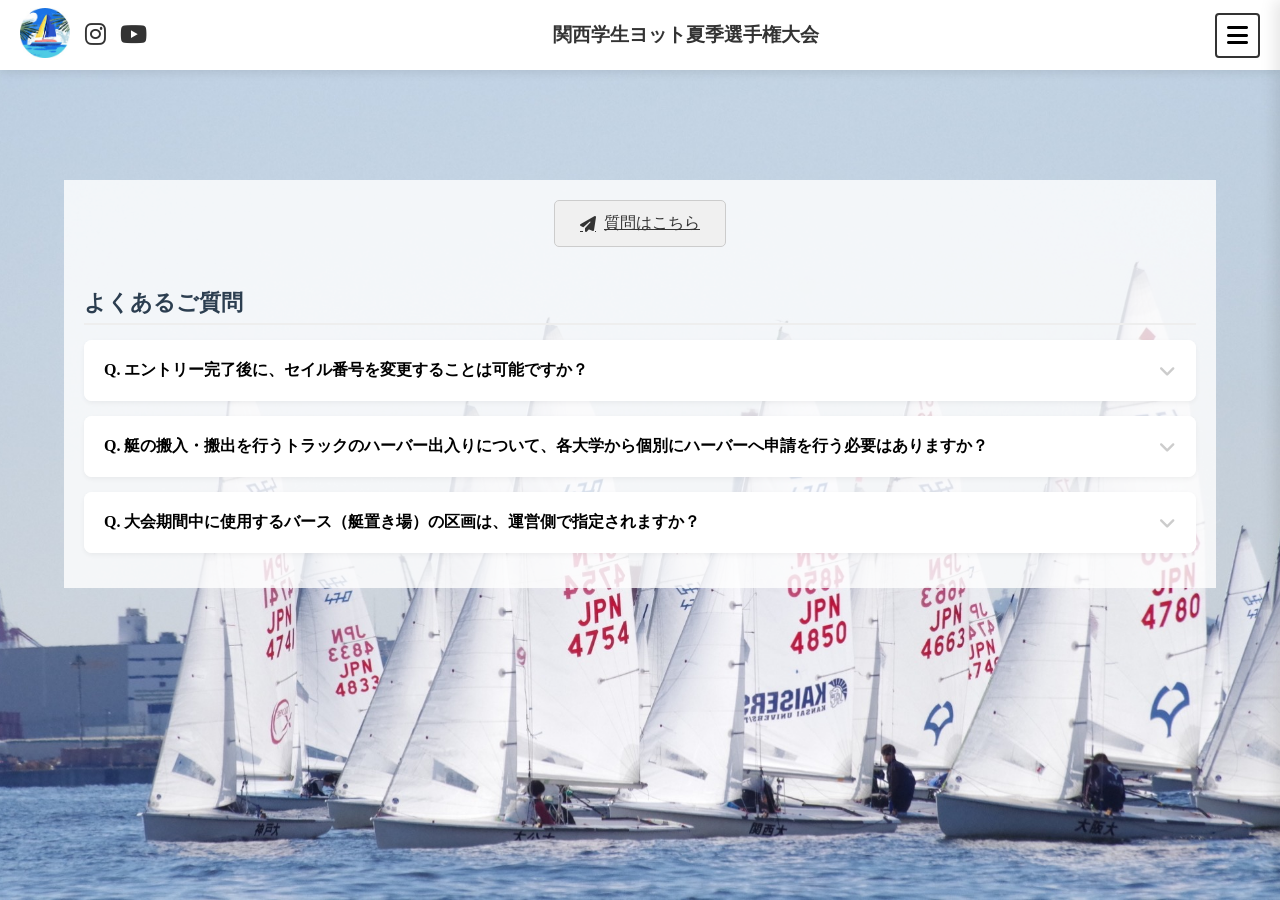
<file: faq.html>
<!DOCTYPE html>
<html lang="ja">

<head>
    <meta charset="UTF-8">
    <meta name="viewport" content="width=device-width, initial-scale=1.0">
    <title>FAQ - 関西学生ヨット夏期選手権大会</title>
    <link rel="stylesheet" href="https://cdnjs.cloudflare.com/ajax/libs/font-awesome/6.5.1/css/all.min.css">
    <link rel="stylesheet" href="base.css">
    <link rel="stylesheet" href="header.css">
    <link rel="stylesheet" href="container.css">
    <link rel="stylesheet" href="faq.css">
</head>

<body>
    <header class="main-header">
        <div class="header-left">
            <a href="index.html">
                <img src="Images/学連アイコン.jpg" alt="ロゴ" class="header-logo">
            </a>
            <div class="social-icons">
                <a href="https://www.instagram.com/kansaigakuren_sailing/" target="_blank"><i
                        class="fa-brands fa-instagram"></i></a>
                <a href="https://www.youtube.com/channel/UCZpQe6d9m9fIYeZAnf8CyMw" target="_blank"><i
                        class="fa-brands fa-youtube"></i></a>
            </div>
        </div>

        <div class="header-center">
            <a href="index.html" class="header-title-link">
                <p>関西学生ヨット夏季選手権大会</p>
            </a>
        </div>

        <div class="header-right">
            <div class="menu-button" id="menuOpen"><i class="fa-solid fa-bars"></i></div>
        </div>

        <nav class="side-menu" id="sideMenu">
            <div class="menu-close" id="menuClose"><i class="fa-solid fa-xmark"></i></div>
            <ul class="menu-list">
                <li class="menu-item has-child">
                    <div class="menu-parent">大会情報 <i class="fa-solid fa-chevron-down"></i></div>
                    <ul class="menu-child">
                        <li><a href="https://www.racingrulesofsailing.org/documents/14965/event"
                                target="_blank">公式掲示板</a></li>
                    </ul>
                </li>
                <li class="menu-item has-child">
                    <div class="menu-parent">暫定・最終成績 <i class="fa-solid fa-chevron-down"></i></div>
                    <ul class="menu-child">
                        <li><a href="https://drive.google.com/drive/folders/16e6ki--_IDGvCnwLWh7i6Hh3a5VGvj5J?usp=drive_link"
                                target="_blank">470級成績</a>
                        </li>
                        <li><a href="https://drive.google.com/drive/folders/1WiVQmfWPUW5CsDWIHmFVPQGVXfUXvS4w?usp=drive_link"
                                target="_blank">スナイプ級成績</a>
                        </li>
                        <li><a href="https://drive.google.com/drive/folders/1fHKLbiAR3yyUyskWGZ51o-bJb69ptVUT?usp=drive_link"
                                target="_blank">総合成績</a>
                        </li>
                    </ul>
                </li>

                <li class="menu-item has-child">
                    <div class="menu-parent">乗員表 <i class="fa-solid fa-chevron-down"></i></div>
                    <ul class="menu-child">
                        <li><a href="https://drive.google.com/drive/folders/17NrQ6WF5lLIPj49slXTSh8AmhfcQeQft?usp=drive_link"
                                target="_blank">470級乗員表</a></li>
                        <li><a href="https://drive.google.com/drive/folders/1HVb6_BbvINd5aRvrDdnEb-Fxv8RiGMnQ?usp=drive_link"
                                target="_blank">スナイプ級乗員表</a></li>
                    </ul>
                </li>

                <li class="menu-item has-child">
                    <div class="menu-parent">撮影について <i class="fa-solid fa-chevron-down"></i></div>
                    <ul class="menu-child">
                        <li><a href="404.html" target="_blank">プレス登録Form</a></li>
                        <li><a href="404.html" target="_blank">撮影に関する遵守事項</a></li>
                    </ul>
                </li>

                <li class="menu-item"><a href="faq.html">FAQ</a></li>
                <li class="menu-item"><a
                        href="https://docs.google.com/forms/d/1P0HEBD9MF_vK9YwF3IHxPZnsd1iWoM3GQxOfMApzdLg/edit?usp=drive_link"
                        target="_blank">お問い合わせ</a></li>
            </ul>
        </nav>
        <div class="menu-overlay" id="menuOverlay"></div>
    </header>

    <div class="header-spacer"></div>

    <div class="container">

        <div class="question-buttons">
            <a href="https://docs.google.com/forms/d/1P0HEBD9MF_vK9YwF3IHxPZnsd1iWoM3GQxOfMApzdLg/edit?usp=drive_link"
                target="_blank" class="btn-contact">
                <i class="fa-solid fa-paper-plane"></i> 質問はこちら
            </a>
        </div>

        <p class="row-divider faq-page-title">よくあるご質問</p>

        <details class="faq-item">
            <summary class="faq-question">
                Q. エントリー完了後に、セイル番号を変更することは可能ですか？
                <span class="faq-icon"></span>
            </summary>
            <div class="faq-answer">
                <p class="faq-answer-text">A.
                    変更可能です。変更を希望される場合は、大会運営まで「大学名」「変更前のセイル番号」「変更後の正しいセイル番号」を明記の上、速やかにご連絡ください。運営側で確認後、データ修正を行います。</p>
            </div>
        </details>

        <details class="faq-item">
            <summary class="faq-question">
                Q. 艇の搬入・搬出を行うトラックのハーバー出入りについて、各大学から個別にハーバーへ申請を行う必要はありますか？
                <span class="faq-icon"></span>
            </summary>
            <div class="faq-answer">
                <p class="faq-answer-text">A. はい、トラックのハーバー出入り申請は、各大学で個別にハーバーへ申請を行ってください。</p>
            </div>
        </details>

        <details class="faq-item">
            <summary class="faq-question">
                Q. 大会期間中に使用するバース（艇置き場）の区画は、運営側で指定されますか？
                <span class="faq-icon"></span>
            </summary>
            <div class="faq-answer">
                <p class="faq-answer-text">A.
                    バースの割り当て区画や決定方法については、レース公示（NOR）に記載されている「連絡用オープンチャット」等で事前に案内図を配布・周知いたします。そちらをご確認の上、指定されたエリアをご使用ください。
                </p>
            </div>
        </details>

    </div>

    <script>
        const menuOpen = document.getElementById('menuOpen');
        const menuClose = document.getElementById('menuClose');
        const sideMenu = document.getElementById('sideMenu');
        const menuOverlay = document.getElementById('menuOverlay');
        const parents = document.querySelectorAll('.menu-parent');

        // メニューを開く
        if (menuOpen) {
            menuOpen.addEventListener('click', () => {
                sideMenu.classList.add('active');
                menuOverlay.classList.add('active');
            });
        }

        // メニューを閉じる
        [menuClose, menuOverlay].forEach(el => {
            if (el) {
                el.addEventListener('click', () => {
                    sideMenu.classList.remove('active');
                    menuOverlay.classList.remove('active');
                });
            }
        });

        // アコーディオンの開閉
        parents.forEach(parent => {
            parent.addEventListener('click', () => {
                parent.parentElement.classList.toggle('active');
            });
        });
    </script>
</body>

</html>
</file>
<file: base.css>
/* ==========================================
   共通基本スタイル (base.css)
   ========================================== */

html {
    scroll-behavior: smooth;
    width: 100%;
    overflow-x: hidden;
}

body {
    margin: 0;
    padding: 0;
    padding-top: 80px; /* ヘッダーとの重なりを防ぐ余白 */
    width: 100%;
    overflow-x: hidden;
    min-height: 100vh;

    /* 背景画像の設定 */
    background-image: url('Images/470photo.JPEG'); 
    background-size: cover;
    background-position: center;
    background-attachment: fixed;
    background-repeat: no-repeat;
}

/* 全ての要素でボックスサイズを直感的に計算する設定 */
*, *::before, *::after {
    box-sizing: border-box;
}
</file>
<file: header.css>
/* header.css */

.main-header {
    /* --- 固定のための設定 --- */
    position: fixed;
    /* 画面に対して完全に固定する */
    top: 0;
    /* 画面の最上部に配置 */
    left: 0;
    /* 左端から */
    right: 0;
    /* 右端まで */
    z-index: 9999;
    /* 他の要素（画像など）の下に隠れないように一番上に配置 */

    /* --- サイズとレイアウトの設定 --- */
    width: 100%;
    height: 70px;
    background-color: #ffffff;
    display: flex;
    justify-content: space-between;
    align-items: center;
    padding: 0 20px;
    box-sizing: border-box;
    box-shadow: 0 2px 10px rgba(0, 0, 0, 0.1);
    /* 下に影をつけると「浮いている感」が出て見やすくなります */
}

/* 左側のグループ（画像 ＋ SNS） */
.header-left {
    display: flex;
    text-decoration: none;
    align-items: center;
    gap: 15px;
    /* 要素同士の隙間 */
}

.header-logo {
    height: 50px;
    /* ヘッダーの高さに合わせて調整 */
    width: auto;
    border-radius: 4px;
}

.header-logo:hover {
    opacity: 0.8;
    /* マウスを乗せた時に少し薄くして「ボタン感」を出す */
    transition: 0.3s;
}

/* インスタ・YouTubeアイコン */
.social-icons a {
    color: #333;
    font-size: 24px;
    text-decoration: none;
    margin-right: 10px;
    transition: color 0.3s;
}

.social-icons a:hover {
    color: #e4405f;
    /* ホバー時にインスタっぽく色付け */
}

.header-center {
    flex: 1;
    /* 左右の隙間を埋めるように広がる */
    text-align: center;
    /* 文字を中央寄せ */
    font-size: 1.2rem;
    font-weight: bold;
    color: #333;
    padding: 0 10px;
    white-space: nowrap;
    /* 改行させずに1行で表示 */
    overflow: hidden;
    /* はみ出た場合は隠す */
    text-overflow: ellipsis;
    /* 長すぎる場合は「...」にする */
}

.header-spacer {
    height: 80px;
    /* ヘッダーと全く同じ高さに設定 */
}

/* タイトルリンクの装飾をリセット */
.header-title-link {
    text-decoration: none;
    /* 下線を消す */
    color: inherit;
    /* 親要素（header-center）の色を引き継ぐ */
    display: block;
    /* クリック範囲を広げる */
}

.header-title-link p {
    margin: 0;
    cursor: pointer !important;
    /* ここでも指マークを強制 */
}

/* ホバーした時に少しだけ変化させる（任意：わかりやすくなります） */
.header-title-link:hover {
    opacity: 0.8;
    transition: 0.3s;
}

/* 右側のメニューボタン（三本線） */
.header-right {
    margin-left: auto;
}

.menu-button {
    width: 45px;
    height: 45px;
    border: 2px solid #333;
    /* 四角く囲う */
    border-radius: 4px;
    /* 少し角を丸く */
    display: flex;
    justify-content: center;
    align-items: center;
    cursor: pointer;
    font-size: 24px;
}

.menu-button:hover {
    background-color: #f0f0f0;
}

/* メニュー本体 */
.side-menu {
    position: fixed;
    top: 0;
    right: -300px;
    /* 最初は画面の外に隠す */
    width: 300px;
    height: 100%;
    background: #fff;
    z-index: 10001;
    transition: right 0.3s ease;
    padding: 60px 20px;
    box-shadow: -5px 0 15px rgba(0, 0, 0, 0.1);
    overflow-y: auto;
}

.side-menu,
#sideMenu {
    z-index: 10001 !important;
    /* ^ボタン(9999)よりも高く設定して手前に出す */
}

/* メニューが開いた時 */
.side-menu.active {
    right: 0;
}

/* 背景を暗くする */
.menu-overlay {
    position: fixed;
    top: 0;
    left: 0;
    width: 100%;
    height: 100%;
    background: rgba(0, 0, 0, 0.5);
    z-index: 10000;
    display: none;
}

.menu-overlay,
#menuOverlay {
    z-index: 10000 !important;
    /* ^ボタン(9999)よりも高く、メニュー本体よりは奥に設定 */
}

.menu-overlay.active {
    display: block;
}

/* メニュー内のリスト */
.menu-list {
    list-style: none;
    padding: 0;
}

.menu-item {
    border-bottom: 1px solid #eee;
}

.menu-item a,
.menu-parent {
    display: flex;
    justify-content: space-between;
    align-items: center;
    padding: 15px 15px;
    text-decoration: none;
    color: #333;
    font-weight: bold;
    cursor: pointer !important;
    transition: all 0.3s ease;
    /* 変化をスムーズに */
    border-left: 4px solid transparent;
    /* ホバー用の線をあらかじめ透明で用意 */
}

.menu-item a:hover,
.menu-parent:hover {
    background-color: #f0f7ff;
    /* 薄い青色に */
    color: #004488;
    /* 文字色を学連カラーに */
    padding-left: 20px;
    /* 少し右に動かす */
    border-left: 4px solid #004488;
    /* 左側に青い縦線を表示 */
}

/* 子メニュー（最初は隠す） */
.menu-child {
    list-style: none;
    background: #f9f9f9;
    display: none;
    padding-left: 20px;
}

.menu-child li a {
    font-weight: normal;
    font-size: 0.9rem;
    padding-left: 30px;
    /* 親メニューより少し下げて階層を表現 */
}

.menu-child li a:hover {
    background-color: #e6effa;
    padding-left: 35px;
    /* 子メニューも少し動かす */
}

/* 子メニューが開いた時 */
.menu-item.active .menu-child {
    display: block;
}

.menu-item.active .menu-parent i {
    transform: rotate(180deg);
}

.menu-close {
    position: absolute;
    top: 20px;
    right: 20px;
    font-size: 1.5rem;
    cursor: pointer;
}

/* --- 一番下にこれを追記 --- */
.side-menu,
.menu-overlay {
    /* 確実に ^ボタン（9999）の手前に持ってきて、開いた時に覆い隠す */
    z-index: 10005 !important;
}

/* ==========================================
   ★画面幅が550px以下（スマホ）のときの設定★
   ========================================== */
/* ==========================================
   ★画面幅が550px以下（スマホ）のときの設定★
   ========================================== */
@media (max-width: 550px) {
    
    /* 1. バー自体を細長くスリムにし、左右の余白を詰める */
    .main-header {
        height: 52px !important;    /* 70px から 52px にスリム化 */
        padding: 0 10px !important; /* 左右の余白を狭くしてコンテンツ幅を確保 */
    }

    /* ヘッダーが細くなった分、メインコンテンツの開始位置（スペーサー）も詰める */
    .header-spacer {
        height: 60px !important;
    }

    /* 2. 左側のグループ（ロゴとSNSアイコン）を小さくしてスペースを作る */
    .header-logo {
        height: 35px !important; /* ロゴを小さく */
    }
    .social-icons a {
        font-size: 18px !important;   /* SNSアイコンを小さく */
        margin-right: 4px !important; /* アイコン同士の間隔を詰める */
    }
    .header-left {
        gap: 6px !important; /* ロゴとSNSの隙間を狭く */
    }

    /* 3. 大会名を消さずに、中央に小さくジャストフィット配置 */
    .header-center {
        display: block !important;     /* display: none を解除して表示 */
        font-size: 0.85rem !important; /* 横幅に収まるように文字サイズを調整 */
        padding: 0 4px !important;     /* 左右のクッションを最小限に */
        flex: 1 !important;            /* 左右の余白に負けないよう中央で最大化 */
        text-align: center !important; /* 確実に中央配置 */
    }

    /* 4. 右側の三本線ボタンも一回りコンパクトに */
    .menu-button {
        width: 36px !important;
        height: 36px !important;
        font-size: 18px !important;
    }

    /* 5. メニューの幅を画面の「半分強」に狭める設定 */
    .side-menu, 
    #sideMenu {
        width: 55% !important;         /* 画面幅の55%（約半分）にする */
        
        /* 【重要】PC用の「-300px」の設定を、スマホ用のパーセント設定で完全に上書き消去します */
        right: -55% !important;        
        transform: none !important;    /* 予期せぬズレをリセット */
        
        padding: 50px 10px !important; /* 中の余白も少しスリムに調整 */
    }

    /* メニューが開いた時は右端（0の位置）にピッタリ合わせる */
    .side-menu.active,
    #sideMenu.active {
        right: 0 !important;
    }

    /* メニュー内の文字が窮屈になりすぎないよう調整 */
    .menu-item a,
    .menu-parent {
        padding: 12px 10px !important;
        font-size: 0.85rem !important; /* 文字を少しだけ小さく */
    }
}
</file>
<file: container.css>
/* ==================================================
   【前半】PC版・基本の設定（デスクトップ環境向け）
   ================================================== */

/* 共通・基本レイアウト */
.container {
    background-color: rgba(255, 255, 255, 0.8);
    width: 90%;
    max-width: 1200px;
    margin: 20px auto;
    padding: 20px;
}

/* 左上の一文 */
.intro-text {
    text-align: left;
    font-size: 0.9rem;
    color: #555;
    margin-bottom: 20px;
    border-left: 4px solid #333;
    padding-left: 10px;
}

/* 列の間に入れる文章 */
.row-divider {
    text-align: left;
    font-size: 1.4rem;
    margin: 40px 0 15px;
    font-weight: bold;
    color: #2c3e50;
    border-bottom: 2px solid #eee;
    padding-bottom: 5px;
}

/* ボックスを並べる列の箱 */
.box-row {
    display: flex;
    flex-wrap: wrap;
    gap: 20px;
    margin-bottom: 20px;
    justify-content: center;
}

/* 白いボックス単体のデザイン */
.info-box {
    background-color: #ffffff;
    border: 1px solid #ddd;
    border-radius: 8px;
    padding: 20px;
    flex: 1;
    min-width: 200px;
    text-align: center;
    box-shadow: 0 4px 6px rgba(0, 0, 0, 0.05);
    transition: transform 0.2s;
}

/* リンクになった info-box の見た目をリセット */
a.info-box {
    text-decoration: none;
    color: inherit;
    display: block;
    cursor: pointer !important;
}

/* ホバー時の反応を少し強調 */
a.info-box:hover {
    background-color: #f8fbff;
    border-color: #004488;
    transform: translateY(-5px);
}

/* 中の文字も指マークにする */
a.info-box * {
    cursor: pointer !important;
}

/* 1列目のボックス専用の設定：幅を半分にする */
.special-box {
    flex: 0 1 50% !important;
    margin-right: auto;
}

.info-box:hover {
    transform: translateY(-5px);
    border-color: #333;
}

/* ボックス内の要素 */
.info-box i {
    font-size: 2rem;
    color: #34495e;
    margin-bottom: 10px;
}

.info-box h3 {
    margin: 10px 0;
    font-size: 1.2rem;
}

.info-box p {
    font-size: 0.9rem;
    color: #666;
    margin: 0;
}

/* --- YouTubeセクションの基本設定 --- */
.youtube-section-outer {
    width: 100% !important;
    display: flex !important;
    justify-content: center !important;
    padding: 20px 0 40px 0;
    background-color: transparent;
    clear: both;
}

.youtube-center-box {
    width: 90% !important;
    max-width: 1000px !important;
    margin: 0 auto !important;
    text-align: center !important;
}

.youtube-card {
    background-color: rgba(255, 255, 255, 0.95);
    width: 80% !important;
    max-width: 1000px !important;
    padding: 30px;
    border-radius: 15px;
    box-shadow: 0 10px 30px rgba(0, 0, 0, 0.1);
    text-align: center !important;
}

.video-wrapper {
    position: relative;
    width: 100% !important;
    padding-top: 56.25% !important;
    background: #000;
    border-radius: 8px;
    overflow: hidden;
    margin-bottom: 20px;
}

.video-wrapper iframe {
    position: absolute;
    top: 0;
    left: 0;
    width: 100% !important;
    height: 100% !important;
    border: none;
}

.youtube-info-text h3 {
    color: #ff0000;
    font-size: 24px;
    margin: 10px 0;
    font-weight: bold;
}

.youtube-info-text p {
    font-size: 16px;
    color: #333 !important;
    margin-bottom: 15px;
    font-weight: bold;
}

.subscribe-button-wrap {
    display: inline-block;
    margin: 10px auto;
}

/* --- 質問セクションの基本設定（カラー共通） --- */
.btn-faq {
    background-color: #004488;
    color: white;
}

.btn-faq:hover {
    background-color: #003366;
    transform: translateY(-2px);
}

.btn-contact {
    background-color: #f0f0f0;
    color: #333;
    border: 1px solid #ccc;
}

.btn-contact:hover {
    background-color: #e0e0e0;
    transform: translateY(-2px);
}


/* --------------------------------------------------
   ★PC専用の個別調整スタイル（画面幅769px以上）★
   -------------------------------------------------- */
@media (min-width: 769px) {
    /* PC用：質問カード全体の余白を広げる */
    .question-card {
        padding: 30px !important;
        border-radius: 8px;
    }

    /* PC用：大きな青いアイコン */
    .question-icon {
        font-size: 40px !important;
        margin-bottom: 15px !important;
    }

    /* PC用：説明文の文字サイズ */
    .question-card p {
        font-size: 14px !important;
        line-height: 1.6 !important;
        margin-bottom: 25px !important;
    }

    /* PC用：ボタンをゆったり横並びにする */
    .question-buttons {
        display: flex !important;
        flex-direction: row !important;
        gap: 20px !important;
        justify-content: center !important;
        width: auto !important;
    }

    /* PC用：ボタンを1行（アイコン 文字）の横長に戻す設定 */
    .question-buttons a {
        display: flex !important;
        flex-direction: row !important;    /* 1行に並べる */
        align-items: center !important;
        justify-content: center !important;
        
        padding: 12px 25px !important;    /* PC用の広いサイズ */
        font-size: 16px !important;        /* 大きな文字 */
        
        width: auto !important;            
        min-width: 160px !important;       /* ゆったりした最小幅 */
        max-width: none !important;        /* スマホの制限を解除 */
        min-height: 0 !important;          
        
        gap: 8px !important;               /* アイコンと文字の隙間 */
        border-radius: 5px !important;     /* 元の角丸 */
    }

    /* PC用：ボタンの中のアイコンサイズ */
    .question-buttons a i {
        font-size: 1rem !important;
    }
}


/* ==================================================
   【後半】スマホ版の設定（モバイル・タブレット環境向け）
   ================================================== */

/* --------------------------------------------------
   スマホ・タブレット共通（画面幅768px以下）
   -------------------------------------------------- */
@media (max-width: 768px) {
    /* 大会看板のスマホ最適化 */
    .main-card {
        display: flex !important;
        flex-direction: row !important;
        align-items: center !important;
        padding: 4px 12px !important;
        margin-top: 5px !important;
        margin-bottom: 10px !important;
        gap: 12px !important;
        min-height: 0 !important;
    }

    .main-card .image-area {
        flex: 0 0 25% !important;
        max-width: 80px !important;
        display: flex !important;
        justify-content: center !important;
        align-items: center !important;
    }

    .main-card .image-area img {
        width: 100% !important;
        height: auto !important;
        object-fit: contain !important;
        border-radius: 8px !important;
    }

    .main-card .text-area {
        flex: 1 !important;
        display: flex !important;
        flex-direction: column !important;
        justify-content: center !important;
        min-width: 0 !important;
    }

    .main-card h1 {
        font-size: 1.1rem !important;
        font-weight: bold !important;
        color: #004488 !important;
        margin: 0 0 4px 0 !important;
        line-height: 1.3 !important;
    }

    .main-card .subtitle {
        font-size: 0.7rem !important;
        color: #555 !important;
        margin: 0 0 4px 0 !important;
        line-height: 1.4 !important;
    }

    .main-card .text-area>p {
        font-size: 0.65rem !important;
        color: #d32f2f !important;
        margin: 0 !important;
        font-weight: bold !important;
    }

    /* ナビゲーションボタン群の横一列化 */
    .box-row {
        display: flex !important;
        flex-wrap: nowrap !important;
        justify-content: flex-start !important;
        gap: 2% !important;
        width: 100% !important;
        max-width: 100% !important;
        box-sizing: border-box !important;
        margin-bottom: 15px !important;
        padding: 0 !important;
    }

    .info-box {
        display: flex !important;
        flex-direction: column !important;
        align-items: center !important;
        justify-content: center !important;
        text-align: center !important;
        width: auto !important;
        min-width: 0 !important;
        max-width: 100% !important;
        min-height: 75px !important;
        padding: 8px 4px !important;
        box-sizing: border-box !important;
    }

    .info-box i {
        font-size: 1.1rem !important;
        margin-bottom: 3px !important;
    }

    .info-box h3 {
        font-size: 0.6rem !important;
        line-height: 0.8 !important;
        margin: 0 !important;
        width: 100% !important;
        white-space: normal !important;
        word-break: break-all !important;
    }

    .info-box p {
        display: none !important;
    }

    /* 各セクションの横幅パーセント調整 */
    .row-divider:nth-of-type(1)+.box-row .info-box {
        flex: 0 0 49% !important;
    }

    .row-divider:nth-of-type(1)+.box-row .info-box p {
        display: block !important;
        font-size: 0.6rem !important;
        margin: 3px 0 0 0 !important;
    }

    .row-divider:nth-of-type(2)+.box-row .info-box,
    .row-divider:nth-of-type(3)+.box-row .info-box,
    .row-divider:nth-of-type(4)+.box-row .info-box,
    .box-row .info-box {
        flex: 0 0 32% !important;
    }
}

/* --------------------------------------------------
   スマホ専用（画面幅480px以下）
   -------------------------------------------------- */
@media (max-width: 480px) {
    /* 質問エリアの隙間 */
    .question-section {
        margin-bottom: 25px !important;
    }

    /* カードをスマホ用にスリム化 */
    .question-card {
        padding: 15px 12px !important;
        border-radius: 8px !important;
    }

    /* アイコンを小さく */
    .question-icon {
        font-size: 26px !important;
        margin-bottom: 8px !important;
    }

    /* 説明文を小さく */
    .question-card p {
        font-size: 0.58rem !important;
        line-height: 1.4 !important;
        margin-bottom: 15px !important;
    }

    /* ボタン2つを横並びに */
    .question-buttons {
        display: flex !important;
        flex-direction: row !important;
        gap: 15px !important;
        justify-content: center !important;
        width: 100% !important;
    }

    /* ボタンの中身を縦並び（アイコン 改行 文字）にしてスマートにする */
    .question-buttons a {
        display: flex !important;
        flex-direction: column !important;
        align-items: center !important;
        justify-content: center !important;

        padding: 12px 10px !important;
        font-size: 0.8rem !important;

        flex: 0 1 auto !important;
        width: 40% !important;
        max-width: 100px !important;
        min-height: 60px !important;

        gap: 6px !important;
        border-radius: 8px !important;
        box-sizing: border-box !important;
    }

    .question-buttons a i {
        font-size: 1.4rem !important;
        margin: 0 !important;
    }
}
</file>
<file: faq.css>
/* ==================================================
   【前半】PC版・基本の設定（デスクトップ環境向け）
   ================================================== */

/* FAQ全体の枠 */
.faq-item {
    background: #fff;
    margin-bottom: 15px;
    border-radius: 8px;
    overflow: hidden;
    box-shadow: 0 2px 5px rgba(0,0,0,0.05);
    transition: 0.3s;
    display: block; /* 念のため追加 */
}

/* 質問部分の基本スタイル */
.faq-question {
    padding: 20px 50px 20px 20px; /* 右側に矢印用の余白(50px)を確保 */
    font-weight: bold;
    display: block; /* summaryはblockの方が安定します */
    position: relative; /* 矢印を絶対位置で置くための基準 */
    background-color: #fff;
    cursor: pointer !important;
    user-select: none;
    transition: background-color 0.3s;
}

/* 中の要素がマウスイベントを遮らないようにする */
.faq-question * {
    pointer-events: none !important;
    cursor: pointer !important;
}

/* 右側の矢印アイコン（擬似要素） */
.faq-question::after {
    content: '\f107'; /* FontAwesomeの下向き矢印 */
    font-family: "Font Awesome 6 Free";
    font-weight: 900;
    position: absolute; /* 位置を固定 */
    right: 20px; /* 右端から20pxの位置 */
    top: 50%;
    transform: translateY(-50%); /* 垂直中央揃え */
    transition: transform 0.3s, color 0.3s;
    color: #ccc;
    font-size: 1.2rem;
}

/* 回答部分 */
.faq-answer {
    padding: 0 20px 20px 20px;
    color: #555;
    line-height: 1.6;
    border-top: 1px solid #eee;
    background-color: #fafafa;
}

/* 開閉時の共通変化 */
.faq-item[open] .faq-question::after {
    color: #004488;
}

.faq-item[open] .faq-icon {
    transform: rotate(45deg);
    color: #ff0000;
}

/* --- PC版専用の設定（画面幅769px以上） --- */
@media (min-width: 769px) {
    /* PC用の文字サイズ */
    .faq-question {
        font-size: 1rem;
    }
    
    .faq-answer {
        font-size: 0.95rem;
    }

    /* PC版のみホバー時の演出（横に少し動く）を有効化 */
    .faq-question:hover {
        background-color: #f0f7ff;
        padding-left: 30px;
        color: #004488;
        cursor: pointer !important;
    }

    /* 開閉時：PC版の矢印回転（中央軸を維持） */
    .faq-item[open] .faq-question::after {
        transform: translateY(-50%) rotate(180deg) !important;
    }
}


/* ==================================================
   【後半】スマホ版の設定（モバイル環境向け）
   ================================================== */

/* 画面幅が480px以下のデバイス（スマートフォン縦画面）への適用 */
@media (max-width: 480px) {
    
    /* 1. 質問部分のスマホ最適化 */
    .faq-question {
        padding: 16px 45px 16px 15px !important; /* 全体的に余白を少し引き締める */
        font-size: 0.7rem !important;           /* スマホで見やすい文字サイズ */
    }

    /* スマホ版はタップ時の誤動作やガタつきを防ぐため、ホバーの横揺れ(`padding-left`)をリセット */
    .faq-question:hover {
        background-color: #f0f7ff !important;    /* 背景色だけ変えてタップを認識させる */
        padding-left: 15px !important;           /* 横揺れを強制キャンセル */
        color: #004488 !important;
    }

    /* 2. 矢印アイコンのスマホ微調整 */
    .faq-question::after {
        right: 15px !important;                  /* 画面端に合わせて位置を調整 */
        font-size: 1rem !important;              /* アイコンを少し小さく */
    }

    /* 開閉時：スマホ版の矢印回転（中央軸を維持） */
    .faq-item[open] .faq-question::after {
        transform: translateY(-50%) rotate(180deg) !important;
    }

    /* 3. 回答部分のスマホ最適化 */
    .faq-answer {
        padding: 0 15px 16px 15px !important;    /* 左右の余白を質問部分と揃える */
        font-size: 0.5rem !important;            /* テキストを少しスマートに */
        line-height: 1.5 !important;             /* 行間をスマホ用に微調整 */
    }
}
</file>
